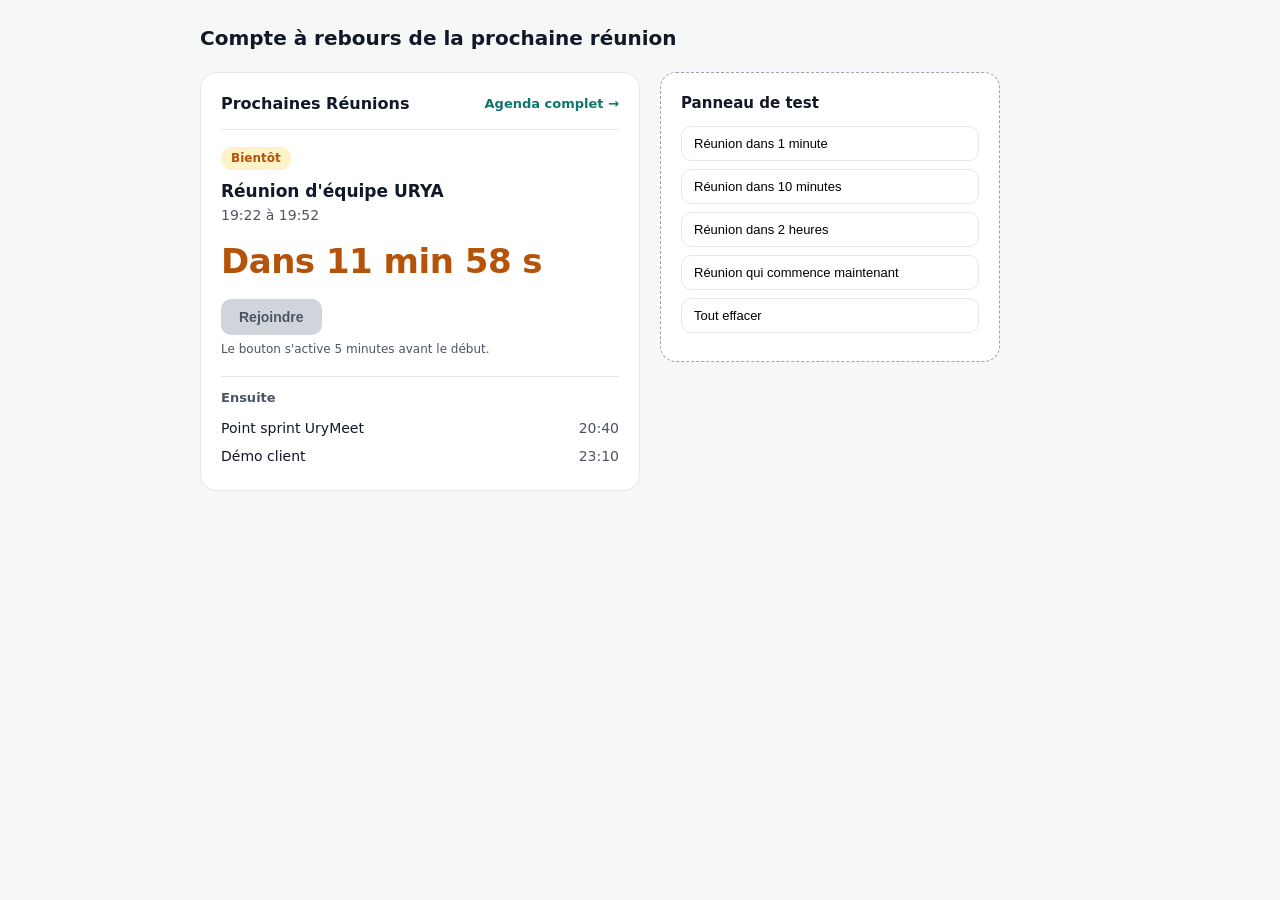
<file: index.html>
<!DOCTYPE html>
<html lang="fr">
<head>
  <meta charset="UTF-8">
  <meta name="viewport" content="width=device-width, initial-scale=1">
  <title>Compte à rebours UryMeet</title>
  <link rel="stylesheet" href="css/style.css">
</head>
<body>
<div class="page">
  <h1>Compte à rebours de la prochaine réunion</h1>

  <div class="colonnes">
    <!-- La carte : les zones vides sont remplies par js/affichage.js grâce à leur id -->
    <section class="carte" aria-labelledby="titre-carte">
      <div class="carte-entete">
        <h2 id="titre-carte">Prochaines Réunions</h2>
        <a href="#">Agenda complet →</a>
      </div>
      <div class="contenu">
        <div id="zone-vide" class="vide" hidden>Aucune réunion prévue pour le moment.</div>
        <div id="zone-reunion" hidden>
          <span id="badge" class="badge">À venir</span>
          <p id="titre" class="titre-reunion"></p>
          <p id="heure" class="heure-reunion"></p>
          <p id="compte" class="compte" role="timer"></p>
          <button id="bouton" class="bouton" type="button">Rejoindre</button>
          <p id="aide" class="aide-bouton"></p>
        </div>
        <div id="zone-suite" class="suite" hidden>
          <h3>Ensuite</h3>
          <ul id="liste-suite"></ul>
        </div>
      </div>
    </section>

    <!-- Panneau de test : à supprimer quand la carte est intégrée -->
    <aside class="test">
      <h2>Panneau de test</h2>
      <button type="button" id="t-1">Réunion dans 1 minute</button>
      <button type="button" id="t-10">Réunion dans 10 minutes</button>
      <button type="button" id="t-120">Réunion dans 2 heures</button>
      <button type="button" id="t-0">Réunion qui commence maintenant</button>
      <button type="button" id="t-reset">Tout effacer</button>
    </aside>
  </div>
</div>

<!-- L'ordre compte : chaque fichier utilise ce que le précédent définit -->
<script src="js/donnees.js"></script>
<script src="js/calcul.js"></script>
<script src="js/affichage.js"></script>
<script src="js/main.js"></script>
</body>
</html>
</file>
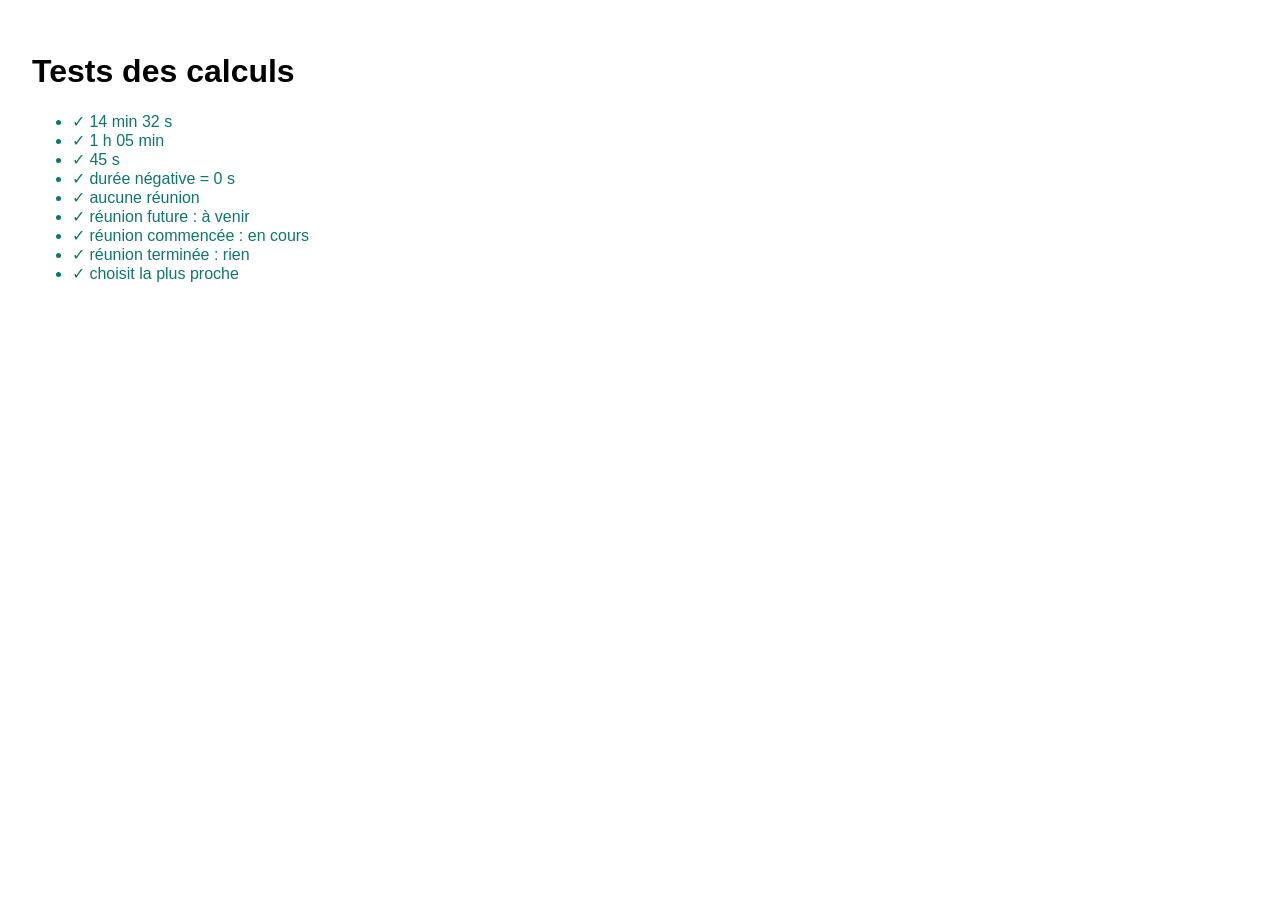
<file: tests/tests.html>
<!DOCTYPE html>
<html lang="fr"><head><meta charset="UTF-8"><title>Tests</title>
<style>body{font-family:Arial,sans-serif;padding:24px}.ok{color:#0f766e}.ko{color:#b91c1c;font-weight:700}</style></head>
<body>
<h1>Tests des calculs</h1>
<ul id="resultats"></ul>
<script src="../js/calcul.js"></script>
<script src="tests.js"></script>
</body></html>
</file>
<file: css/style.css>
/* Les couleurs sont définies une seule fois ici, puis réutilisées avec var(--nom) */
:root {
  --vert: #0f766e; --vert-fonce: #0b3d36; --vert-clair: #e3f2f1;
  --orange: #b45309; --orange-clair: #fef3c7;
  --rouge: #b91c1c; --rouge-clair: #fee2e2;
  --texte: #111827; --gris: #4b5563; --bord: #e5e7eb; --fond: #f6f8f8;
}
* { box-sizing: border-box; }
body { margin: 0; padding: 24px; background: var(--fond); color: var(--texte);
       font-family: "Segoe UI", system-ui, Arial, sans-serif; line-height: 1.4; }
.page { max-width: 880px; margin: 0 auto; }
.page h1 { font-size: 20px; margin: 0 0 20px; }
.colonnes { display: flex; flex-wrap: wrap; gap: 20px; align-items: flex-start; }

.carte { flex: 1 1 360px; max-width: 440px; background: #fff; border: 1px solid var(--bord);
         border-radius: 16px; padding: 20px; }
.carte-entete { display: flex; align-items: center; justify-content: space-between; gap: 12px;
                padding-bottom: 14px; border-bottom: 1px solid var(--bord); }
.carte-entete h2 { font-size: 16px; margin: 0; }
.carte-entete a { color: var(--vert); font-size: 13px; font-weight: 600; text-decoration: none; }
.contenu { padding-top: 16px; min-height: 170px; }

.badge { display: inline-block; padding: 3px 10px; border-radius: 999px; font-size: 12px;
         font-weight: 700; background: var(--vert-clair); color: var(--vert); }
.badge.bientot { background: var(--orange-clair); color: var(--orange); }
.badge.encours { background: var(--rouge-clair); color: var(--rouge); }

.titre-reunion { font-size: 17px; font-weight: 700; margin: 10px 0 2px; }
.heure-reunion { color: var(--gris); font-size: 14px; margin: 0 0 12px; }
.compte { font-size: 34px; font-weight: 800; letter-spacing: -0.5px; color: var(--vert); margin: 0 0 14px;
          font-variant-numeric: tabular-nums; } /* chiffres de largeur fixe : le texte ne "saute" pas */
.compte.bientot { color: var(--orange); }
.compte.encours { color: var(--rouge); }

.bouton { border: 0; border-radius: 10px; padding: 10px 18px; font-size: 14px; font-weight: 700;
          color: #fff; background: var(--vert); cursor: pointer; }
.bouton:hover:not(:disabled) { background: var(--vert-fonce); }
.bouton:focus-visible { outline: 3px solid #5eead4; outline-offset: 2px; }
.bouton:disabled { background: #d1d5db; color: #4b5563; cursor: not-allowed; }
.aide-bouton { font-size: 12px; color: var(--gris); margin: 6px 0 0; }
.vide { color: var(--gris); text-align: center; padding: 24px 8px; }

.suite { margin-top: 18px; padding-top: 12px; border-top: 1px solid var(--bord); }
.suite h3 { font-size: 13px; margin: 0 0 8px; color: var(--gris); font-weight: 600; }
.suite ul { list-style: none; margin: 0; padding: 0; }
.suite li { display: flex; justify-content: space-between; gap: 8px; font-size: 14px; padding: 4px 0; }
.suite li span:last-child { color: var(--gris); }

.test { flex: 1 1 240px; max-width: 340px; background: #fff; border: 1px dashed #9ca3af;
        border-radius: 16px; padding: 20px; }
.test h2 { font-size: 15px; margin: 0 0 12px; }
.test button { display: block; width: 100%; margin-bottom: 8px; padding: 9px 12px; border: 1px solid var(--bord);
               border-radius: 10px; background: #fff; font-size: 13px; cursor: pointer; text-align: left; }
.test button:hover { background: var(--vert-clair); }
.test button:focus-visible { outline: 3px solid #5eead4; outline-offset: 2px; }
</file>
